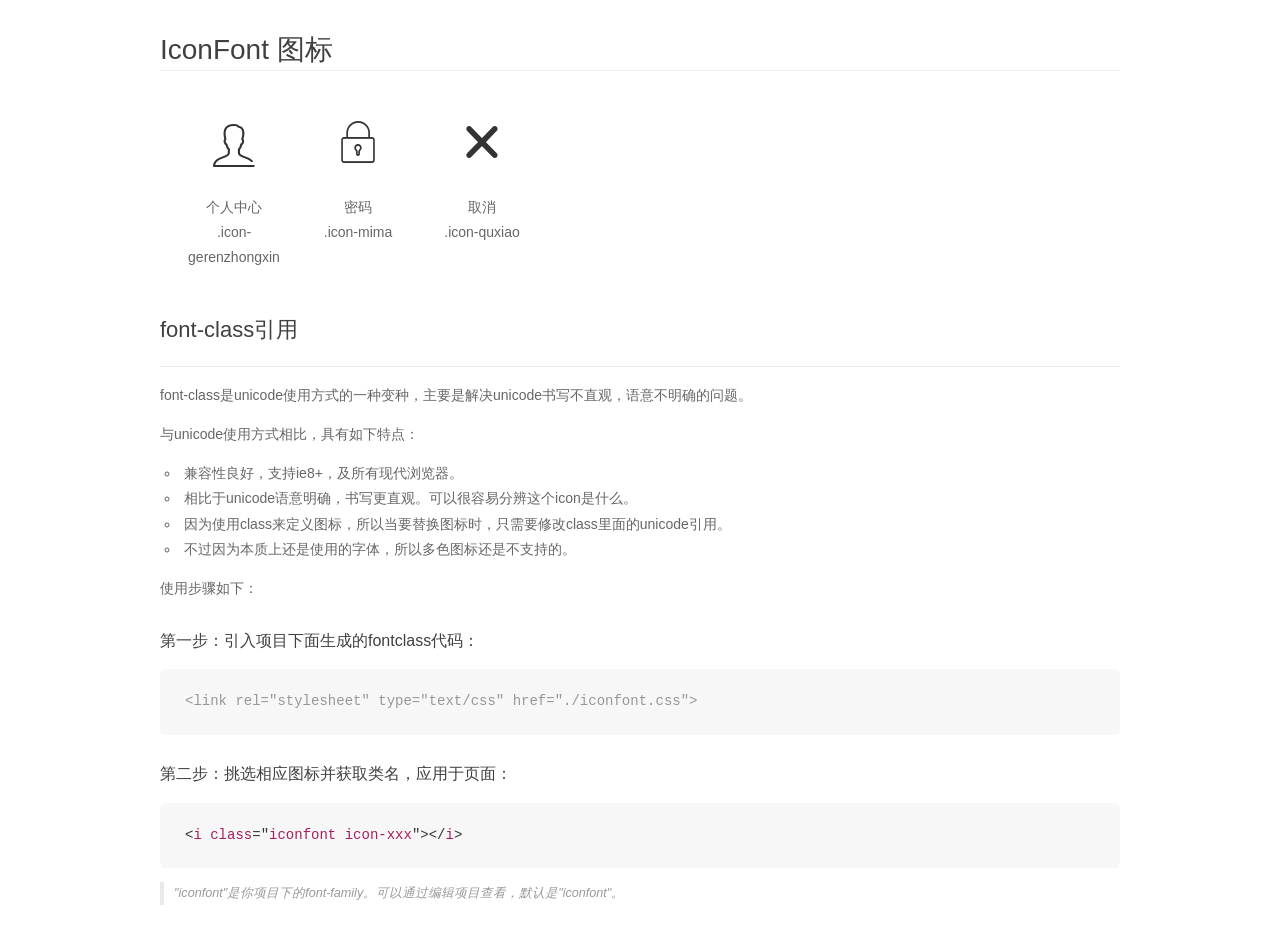
<file: images/icon/demo_fontclass.html>
<!DOCTYPE html>
<html>
<head>
    <meta charset="utf-8"/>
    <title>IconFont</title>
    <link rel="stylesheet" href="demo.css">
    <link rel="stylesheet" href="iconfont.css">
</head>
<body>
    <div class="main markdown">
        <h1>IconFont 图标</h1>
        <ul class="icon_lists clear">
            
                <li>
                <i class="icon iconfont icon-gerenzhongxin"></i>
                    <div class="name">个人中心</div>
                    <div class="fontclass">.icon-gerenzhongxin</div>
                </li>
            
                <li>
                <i class="icon iconfont icon-mima"></i>
                    <div class="name">密码</div>
                    <div class="fontclass">.icon-mima</div>
                </li>
            
                <li>
                <i class="icon iconfont icon-quxiao"></i>
                    <div class="name">取消</div>
                    <div class="fontclass">.icon-quxiao</div>
                </li>
            
        </ul>

        <h2 id="font-class-">font-class引用</h2>
        <hr>

        <p>font-class是unicode使用方式的一种变种，主要是解决unicode书写不直观，语意不明确的问题。</p>
        <p>与unicode使用方式相比，具有如下特点：</p>
        <ul>
        <li>兼容性良好，支持ie8+，及所有现代浏览器。</li>
        <li>相比于unicode语意明确，书写更直观。可以很容易分辨这个icon是什么。</li>
        <li>因为使用class来定义图标，所以当要替换图标时，只需要修改class里面的unicode引用。</li>
        <li>不过因为本质上还是使用的字体，所以多色图标还是不支持的。</li>
        </ul>
        <p>使用步骤如下：</p>
        <h3 id="-fontclass-">第一步：引入项目下面生成的fontclass代码：</h3>


        <pre><code class="lang-js hljs javascript"><span class="hljs-comment">&lt;link rel="stylesheet" type="text/css" href="./iconfont.css"&gt;</span></code></pre>
        <h3 id="-">第二步：挑选相应图标并获取类名，应用于页面：</h3>
        <pre><code class="lang-css hljs">&lt;<span class="hljs-selector-tag">i</span> <span class="hljs-selector-tag">class</span>="<span class="hljs-selector-tag">iconfont</span> <span class="hljs-selector-tag">icon-xxx</span>"&gt;&lt;/<span class="hljs-selector-tag">i</span>&gt;</code></pre>
        <blockquote>
        <p>"iconfont"是你项目下的font-family。可以通过编辑项目查看，默认是"iconfont"。</p>
        </blockquote>
    </div>
</body>
</html>
</file>
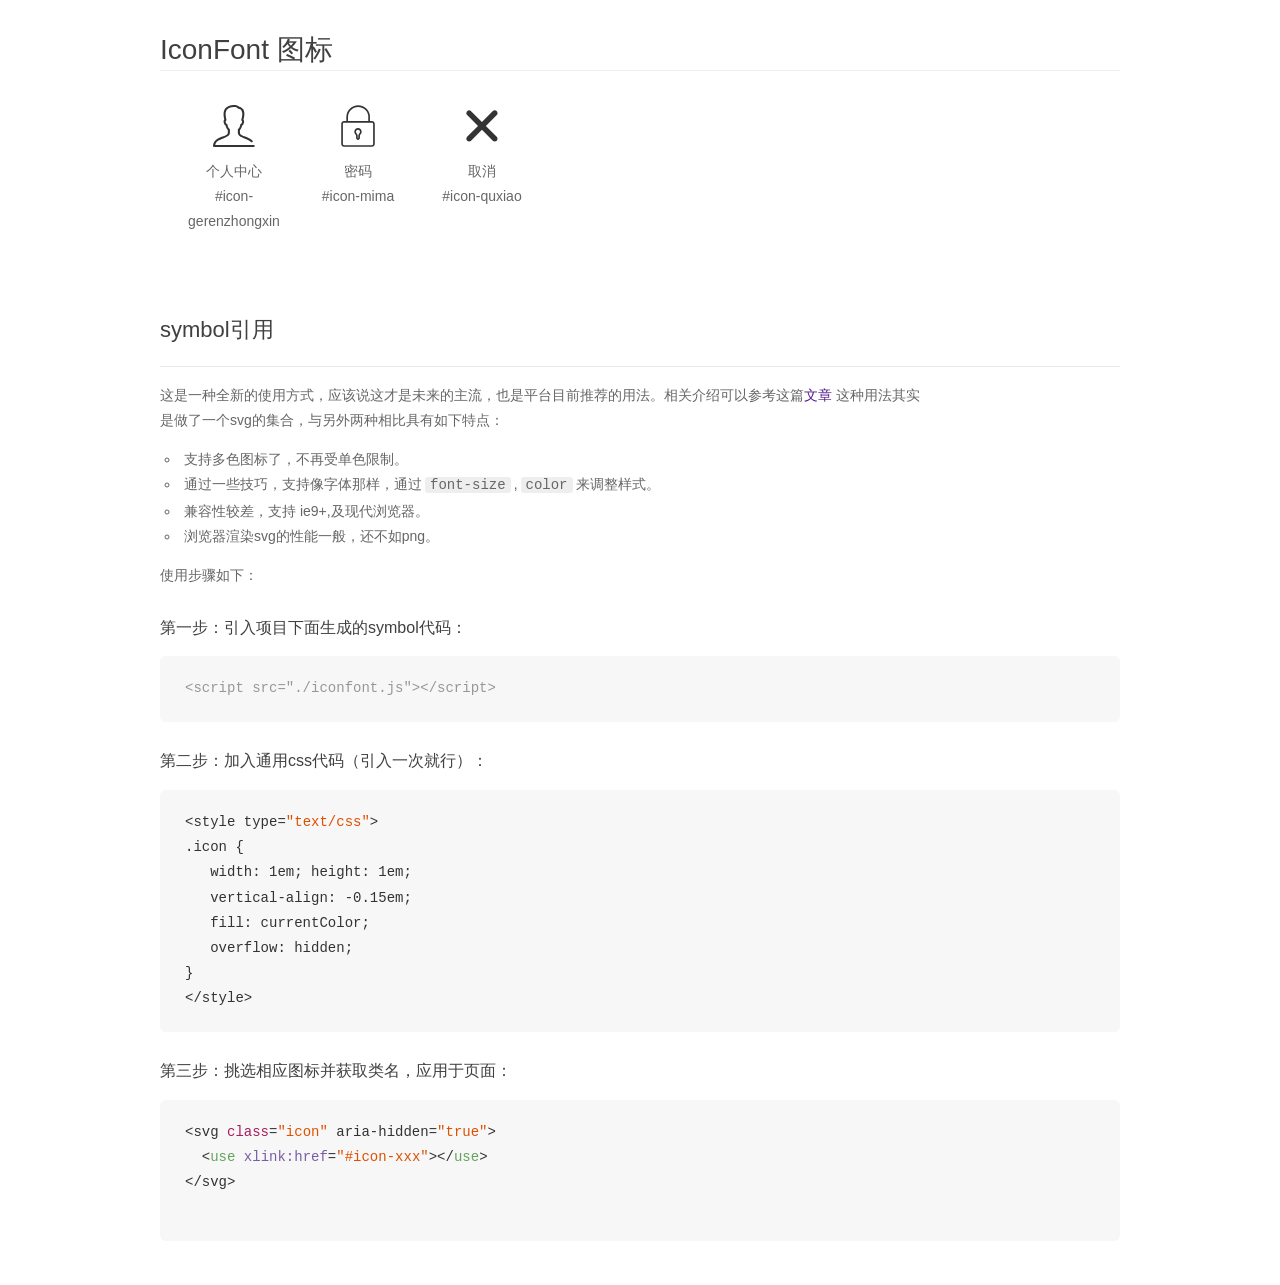
<file: images/icon/demo_symbol.html>
<!DOCTYPE html>
<html>
<head>
    <meta charset="utf-8"/>
    <title>IconFont</title>
    <link rel="stylesheet" href="demo.css">
    <script src="iconfont.js"></script>

    <style type="text/css">
        .icon {
          /* 通过设置 font-size 来改变图标大小 */
          width: 1em; height: 1em;
          /* 图标和文字相邻时，垂直对齐 */
          vertical-align: -0.15em;
          /* 通过设置 color 来改变 SVG 的颜色/fill */
          fill: currentColor;
          /* path 和 stroke 溢出 viewBox 部分在 IE 下会显示
             normalize.css 中也包含这行 */
          overflow: hidden;
        }

    </style>
</head>
<body>
    <div class="main markdown">
        <h1>IconFont 图标</h1>
        <ul class="icon_lists clear">
            
                <li>
                    <svg class="icon" aria-hidden="true">
                        <use xlink:href="#icon-gerenzhongxin"></use>
                    </svg>
                    <div class="name">个人中心</div>
                    <div class="fontclass">#icon-gerenzhongxin</div>
                </li>
            
                <li>
                    <svg class="icon" aria-hidden="true">
                        <use xlink:href="#icon-mima"></use>
                    </svg>
                    <div class="name">密码</div>
                    <div class="fontclass">#icon-mima</div>
                </li>
            
                <li>
                    <svg class="icon" aria-hidden="true">
                        <use xlink:href="#icon-quxiao"></use>
                    </svg>
                    <div class="name">取消</div>
                    <div class="fontclass">#icon-quxiao</div>
                </li>
            
        </ul>


        <h2 id="symbol-">symbol引用</h2>
        <hr>

        <p>这是一种全新的使用方式，应该说这才是未来的主流，也是平台目前推荐的用法。相关介绍可以参考这篇<a href="">文章</a>
        这种用法其实是做了一个svg的集合，与另外两种相比具有如下特点：</p>
        <ul>
          <li>支持多色图标了，不再受单色限制。</li>
          <li>通过一些技巧，支持像字体那样，通过<code>font-size</code>,<code>color</code>来调整样式。</li>
          <li>兼容性较差，支持 ie9+,及现代浏览器。</li>
          <li>浏览器渲染svg的性能一般，还不如png。</li>
        </ul>
        <p>使用步骤如下：</p>
        <h3 id="-symbol-">第一步：引入项目下面生成的symbol代码：</h3>
        <pre><code class="lang-js hljs javascript"><span class="hljs-comment">&lt;script src="./iconfont.js"&gt;&lt;/script&gt;</span></code></pre>
        <h3 id="-css-">第二步：加入通用css代码（引入一次就行）：</h3>
        <pre><code class="lang-js hljs javascript">&lt;style type=<span class="hljs-string">"text/css"</span>&gt;
.icon {
   width: <span class="hljs-number">1</span>em; height: <span class="hljs-number">1</span>em;
   vertical-align: <span class="hljs-number">-0.15</span>em;
   fill: currentColor;
   overflow: hidden;
}
&lt;<span class="hljs-regexp">/style&gt;</span></code></pre>
        <h3 id="-">第三步：挑选相应图标并获取类名，应用于页面：</h3>
        <pre><code class="lang-js hljs javascript">&lt;svg <span class="hljs-class"><span class="hljs-keyword">class</span></span>=<span class="hljs-string">"icon"</span> aria-hidden=<span class="hljs-string">"true"</span>&gt;<span class="xml"><span class="hljs-tag">
  &lt;<span class="hljs-name">use</span> <span class="hljs-attr">xlink:href</span>=<span class="hljs-string">"#icon-xxx"</span>&gt;</span><span class="hljs-tag">&lt;/<span class="hljs-name">use</span>&gt;</span>
</span>&lt;<span class="hljs-regexp">/svg&gt;
        </span></code></pre>
    </div>
</body>
</html>
</file>
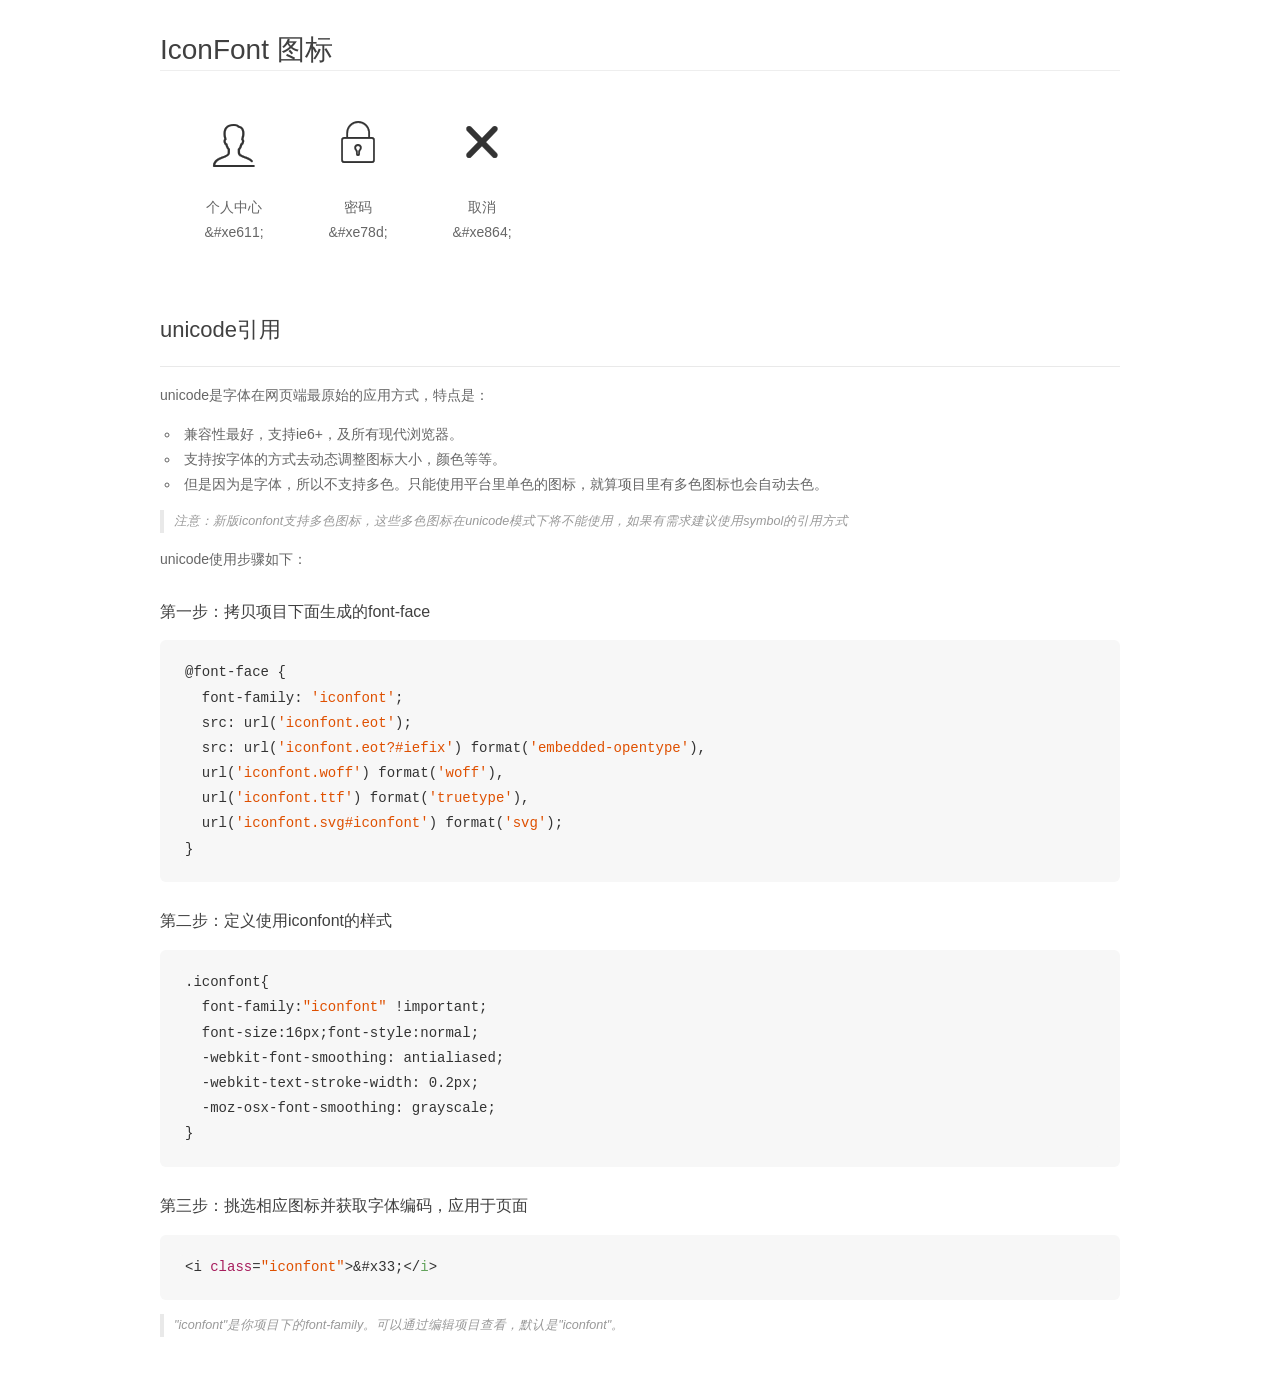
<file: images/icon/demo_unicode.html>
<!DOCTYPE html>
<html>
<head>
    <meta charset="utf-8"/>
    <title>IconFont</title>
    <link rel="stylesheet" href="demo.css">

    <style type="text/css">

        @font-face {font-family: "iconfont";
          src: url('iconfont.eot'); /* IE9*/
          src: url('iconfont.eot#iefix') format('embedded-opentype'), /* IE6-IE8 */
          url('iconfont.woff') format('woff'), /* chrome, firefox */
          url('iconfont.ttf') format('truetype'), /* chrome, firefox, opera, Safari, Android, iOS 4.2+*/
          url('iconfont.svg#iconfont') format('svg'); /* iOS 4.1- */
        }

        .iconfont {
          font-family:"iconfont" !important;
          font-size:16px;
          font-style:normal;
          -webkit-font-smoothing: antialiased;
          -webkit-text-stroke-width: 0.2px;
          -moz-osx-font-smoothing: grayscale;
        }

    </style>
</head>
<body>
    <div class="main markdown">
        <h1>IconFont 图标</h1>
        <ul class="icon_lists clear">
            
                <li>
                <i class="icon iconfont">&#xe611;</i>
                    <div class="name">个人中心</div>
                    <div class="code">&amp;#xe611;</div>
                </li>
            
                <li>
                <i class="icon iconfont">&#xe78d;</i>
                    <div class="name">密码</div>
                    <div class="code">&amp;#xe78d;</div>
                </li>
            
                <li>
                <i class="icon iconfont">&#xe864;</i>
                    <div class="name">取消</div>
                    <div class="code">&amp;#xe864;</div>
                </li>
            
        </ul>
        <h2 id="unicode-">unicode引用</h2>
        <hr>

        <p>unicode是字体在网页端最原始的应用方式，特点是：</p>
        <ul>
        <li>兼容性最好，支持ie6+，及所有现代浏览器。</li>
        <li>支持按字体的方式去动态调整图标大小，颜色等等。</li>
        <li>但是因为是字体，所以不支持多色。只能使用平台里单色的图标，就算项目里有多色图标也会自动去色。</li>
        </ul>
        <blockquote>
        <p>注意：新版iconfont支持多色图标，这些多色图标在unicode模式下将不能使用，如果有需求建议使用symbol的引用方式</p>
        </blockquote>
        <p>unicode使用步骤如下：</p>
        <h3 id="-font-face">第一步：拷贝项目下面生成的font-face</h3>
        <pre><code class="lang-js hljs javascript">@font-face {
  font-family: <span class="hljs-string">'iconfont'</span>;
  src: url(<span class="hljs-string">'iconfont.eot'</span>);
  src: url(<span class="hljs-string">'iconfont.eot?#iefix'</span>) format(<span class="hljs-string">'embedded-opentype'</span>),
  url(<span class="hljs-string">'iconfont.woff'</span>) format(<span class="hljs-string">'woff'</span>),
  url(<span class="hljs-string">'iconfont.ttf'</span>) format(<span class="hljs-string">'truetype'</span>),
  url(<span class="hljs-string">'iconfont.svg#iconfont'</span>) format(<span class="hljs-string">'svg'</span>);
}
</code></pre>
        <h3 id="-iconfont-">第二步：定义使用iconfont的样式</h3>
        <pre><code class="lang-js hljs javascript">.iconfont{
  font-family:<span class="hljs-string">"iconfont"</span> !important;
  font-size:<span class="hljs-number">16</span>px;font-style:normal;
  -webkit-font-smoothing: antialiased;
  -webkit-text-stroke-width: <span class="hljs-number">0.2</span>px;
  -moz-osx-font-smoothing: grayscale;
}
</code></pre>
        <h3 id="-">第三步：挑选相应图标并获取字体编码，应用于页面</h3>
        <pre><code class="lang-js hljs javascript">&lt;i <span class="hljs-class"><span class="hljs-keyword">class</span></span>=<span class="hljs-string">"iconfont"</span>&gt;&amp;#x33;<span class="xml"><span class="hljs-tag">&lt;/<span class="hljs-name">i</span>&gt;</span></span></code></pre>

        <blockquote>
        <p>"iconfont"是你项目下的font-family。可以通过编辑项目查看，默认是"iconfont"。</p>
        </blockquote>
    </div>


</body>
</html>
</file>
<file: images/icon/demo.css>
*{margin: 0;padding: 0;list-style: none;}
/*
KISSY CSS Reset
理念：1. reset 的目的不是清除浏览器的默认样式，这仅是部分工作。清除和重置是紧密不可分的。
2. reset 的目的不是让默认样式在所有浏览器下一致，而是减少默认样式有可能带来的问题。
3. reset 期望提供一套普适通用的基础样式。但没有银弹，推荐根据具体需求，裁剪和修改后再使用。
特色：1. 适应中文；2. 基于最新主流浏览器。
维护：玉伯<lifesinger@gmail.com>, 正淳<ragecarrier@gmail.com>
 */

/** 清除内外边距 **/
body, h1, h2, h3, h4, h5, h6, hr, p, blockquote, /* structural elements 结构元素 */
dl, dt, dd, ul, ol, li, /* list elements 列表元素 */
pre, /* text formatting elements 文本格式元素 */
form, fieldset, legend, button, input, textarea, /* form elements 表单元素 */
th, td /* table elements 表格元素 */ {
  margin: 0;
  padding: 0;
}

/** 设置默认字体 **/
body,
button, input, select, textarea /* for ie */ {
  font: 12px/1.5 tahoma, arial, \5b8b\4f53, sans-serif;
}
h1, h2, h3, h4, h5, h6 { font-size: 100%; }
address, cite, dfn, em, var { font-style: normal; } /* 将斜体扶正 */
code, kbd, pre, samp { font-family: courier new, courier, monospace; } /* 统一等宽字体 */
small { font-size: 12px; } /* 小于 12px 的中文很难阅读，让 small 正常化 */

/** 重置列表元素 **/
ul, ol { list-style: none; }

/** 重置文本格式元素 **/
a { text-decoration: none; }
a:hover { text-decoration: underline; }


/** 重置表单元素 **/
legend { color: #000; } /* for ie6 */
fieldset, img { border: 0; } /* img 搭车：让链接里的 img 无边框 */
button, input, select, textarea { font-size: 100%; } /* 使得表单元素在 ie 下能继承字体大小 */
/* 注：optgroup 无法扶正 */

/** 重置表格元素 **/
table { border-collapse: collapse; border-spacing: 0; }

/* 清除浮动 */
.ks-clear:after, .clear:after {
  content: '\20';
  display: block;
  height: 0;
  clear: both;
}
.ks-clear, .clear {
  *zoom: 1;
}

.main {
  padding: 30px 100px;
width: 960px;
margin: 0 auto;
}
.main h1{font-size:36px; color:#333; text-align:left;margin-bottom:30px; border-bottom: 1px solid #eee;}

.helps{margin-top:40px;}
.helps pre{
  padding:20px;
  margin:10px 0;
  border:solid 1px #e7e1cd;
  background-color: #fffdef;
  overflow: auto;
}

.icon_lists{
  width: 100% !important;

}

.icon_lists li{
  float:left;
  width: 100px;
  height:180px;
  text-align: center;
  list-style: none !important;
}
.icon_lists .icon{
  font-size: 42px;
  line-height: 100px;
  margin: 10px 0;
  color:#333;
  -webkit-transition: font-size 0.25s ease-out 0s;
  -moz-transition: font-size 0.25s ease-out 0s;
  transition: font-size 0.25s ease-out 0s;

}
.icon_lists .icon:hover{
  font-size: 100px;
}



.markdown {
  color: #666;
  font-size: 14px;
  line-height: 1.8;
}

.highlight {
  line-height: 1.5;
}

.markdown img {
  vertical-align: middle;
  max-width: 100%;
}

.markdown h1 {
  color: #404040;
  font-weight: 500;
  line-height: 40px;
  margin-bottom: 24px;
}

.markdown h2,
.markdown h3,
.markdown h4,
.markdown h5,
.markdown h6 {
  color: #404040;
  margin: 1.6em 0 0.6em 0;
  font-weight: 500;
  clear: both;
}

.markdown h1 {
  font-size: 28px;
}

.markdown h2 {
  font-size: 22px;
}

.markdown h3 {
  font-size: 16px;
}

.markdown h4 {
  font-size: 14px;
}

.markdown h5 {
  font-size: 12px;
}

.markdown h6 {
  font-size: 12px;
}

.markdown hr {
  height: 1px;
  border: 0;
  background: #e9e9e9;
  margin: 16px 0;
  clear: both;
}

.markdown p,
.markdown pre {
  margin: 1em 0;
}

.markdown > p,
.markdown > blockquote,
.markdown > .highlight,
.markdown > ol,
.markdown > ul {
  width: 80%;
}

.markdown ul > li {
  list-style: circle;
}

.markdown > ul li,
.markdown blockquote ul > li {
  margin-left: 20px;
  padding-left: 4px;
}

.markdown > ul li p,
.markdown > ol li p {
  margin: 0.6em 0;
}

.markdown ol > li {
  list-style: decimal;
}

.markdown > ol li,
.markdown blockquote ol > li {
  margin-left: 20px;
  padding-left: 4px;
}

.markdown code {
  margin: 0 3px;
  padding: 0 5px;
  background: #eee;
  border-radius: 3px;
}

.markdown pre {
  border-radius: 6px;
  background: #f7f7f7;
  padding: 20px;
}

.markdown pre code {
  border: none;
  background: #f7f7f7;
  margin: 0;
}

.markdown strong,
.markdown b {
  font-weight: 600;
}

.markdown > table {
  border-collapse: collapse;
  border-spacing: 0px;
  empty-cells: show;
  border: 1px solid #e9e9e9;
  width: 95%;
  margin-bottom: 24px;
}

.markdown > table th {
  white-space: nowrap;
  color: #333;
  font-weight: 600;

}

.markdown > table th,
.markdown > table td {
  border: 1px solid #e9e9e9;
  padding: 8px 16px;
  text-align: left;
}

.markdown > table th {
  background: #F7F7F7;
}

.markdown blockquote {
  font-size: 90%;
  color: #999;
  border-left: 4px solid #e9e9e9;
  padding-left: 0.8em;
  margin: 1em 0;
  font-style: italic;
}

.markdown blockquote p {
  margin: 0;
}

.markdown .anchor {
  opacity: 0;
  transition: opacity 0.3s ease;
  margin-left: 8px;
}

.markdown .waiting {
  color: #ccc;
}

.markdown h1:hover .anchor,
.markdown h2:hover .anchor,
.markdown h3:hover .anchor,
.markdown h4:hover .anchor,
.markdown h5:hover .anchor,
.markdown h6:hover .anchor {
  opacity: 1;
  display: inline-block;
}

.markdown > br,
.markdown > p > br {
  clear: both;
}


.hljs {
  display: block;
  background: white;
  padding: 0.5em;
  color: #333333;
  overflow-x: auto;
}

.hljs-comment,
.hljs-meta {
  color: #969896;
}

.hljs-string,
.hljs-variable,
.hljs-template-variable,
.hljs-strong,
.hljs-emphasis,
.hljs-quote {
  color: #df5000;
}

.hljs-keyword,
.hljs-selector-tag,
.hljs-type {
  color: #a71d5d;
}

.hljs-literal,
.hljs-symbol,
.hljs-bullet,
.hljs-attribute {
  color: #0086b3;
}

.hljs-section,
.hljs-name {
  color: #63a35c;
}

.hljs-tag {
  color: #333333;
}

.hljs-title,
.hljs-attr,
.hljs-selector-id,
.hljs-selector-class,
.hljs-selector-attr,
.hljs-selector-pseudo {
  color: #795da3;
}

.hljs-addition {
  color: #55a532;
  background-color: #eaffea;
}

.hljs-deletion {
  color: #bd2c00;
  background-color: #ffecec;
}

.hljs-link {
  text-decoration: underline;
}

pre{
  background: #fff;
}
</file>
<file: images/icon/iconfont.css>
@font-face {font-family: "iconfont";
  src: url('iconfont.eot?t=1501233518145'); /* IE9*/
  src: url('iconfont.eot?t=1501233518145#iefix') format('embedded-opentype'), /* IE6-IE8 */
  url('iconfont.woff?t=1501233518145') format('woff'), /* chrome, firefox */
  url('iconfont.ttf?t=1501233518145') format('truetype'), /* chrome, firefox, opera, Safari, Android, iOS 4.2+*/
  url('iconfont.svg?t=1501233518145#iconfont') format('svg'); /* iOS 4.1- */
}

.iconfont {
  font-family:"iconfont" !important;
  font-size:16px;
  font-style:normal;
  -webkit-font-smoothing: antialiased;
  -moz-osx-font-smoothing: grayscale;
}

.icon-gerenzhongxin:before { content: "\e611"; }

.icon-mima:before { content: "\e78d"; }

.icon-quxiao:before { content: "\e864"; }
</file>
